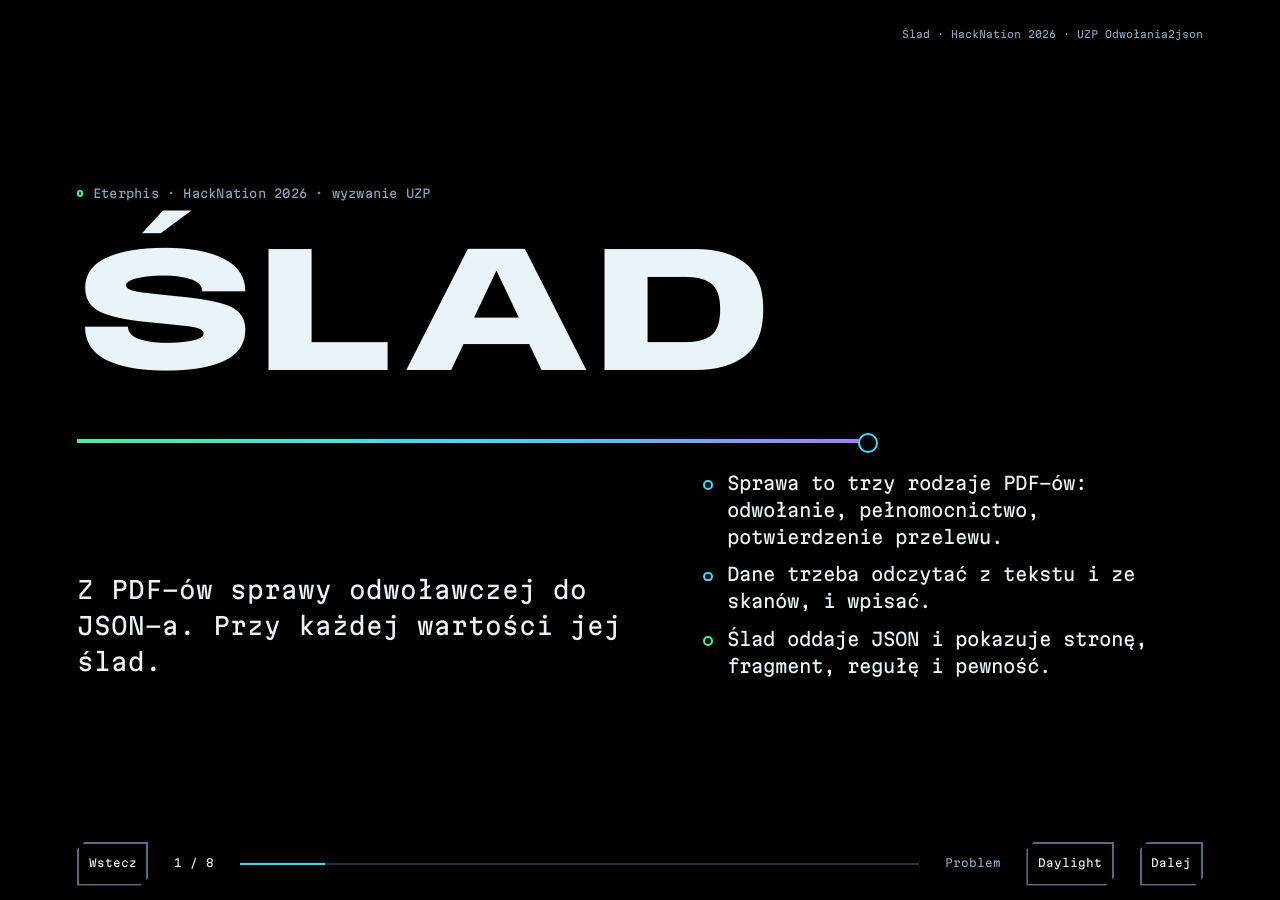
<file: .house/pitch/slides.html>
<!doctype html>
<html lang="pl" data-theme="dark">
<head>
<meta charset="utf-8">
<meta name="viewport" content="width=device-width, initial-scale=1">
<title>Ślad: pitch, HackNation 2026</title>
<!-- Fonty Anybody i Martian Mono (SIL OFL) z repozytorium; bez nich działają zapasowe kroje systemowe. Reszta pliku jest samodzielna. -->
<link rel="stylesheet" href="../../web/static/coldtrace/fonts.css">
<style>
:root, [data-theme="dark"] {
  --ct-ground: #000000; --ct-panel: #000000; --ct-ink: #EAF3F7; --ct-ink-2: #86A9BD;
  --ct-line: #4E6E84; --ct-rule: #1E3546; --ct-well: #081624; --ct-sock: #1F3A4E;
  --ct-key: #EAF3F7; --ct-key-ink: #000000;
  --ct-live: #3DF5A0; --ct-signal: #38DDFF; --ct-arc: #A47BFF; --ct-fault: #FF8A3D;
}
[data-theme="light"] {
  --ct-ground: #D6E5EE; --ct-panel: #F7FBFD; --ct-ink: #000000; --ct-ink-2: #3B5263;
  --ct-line: #5A7689; --ct-rule: #A9C0CE; --ct-well: #BCD2DF; --ct-sock: #7FA6BF;
  --ct-key: #000000; --ct-key-ink: #F7FBFD;
  --ct-live: #00916A; --ct-signal: #0077AA; --ct-arc: #6A3FE0; --ct-fault: #A0400A;
}
* { box-sizing: border-box; margin: 0; padding: 0; border-radius: 0; }
html, body { height: 100%; overflow: hidden; background: var(--ct-ground); color: var(--ct-ink); }
body { font-family: 'Martian Mono', ui-monospace, Consolas, monospace; font-size: clamp(16px, 1.55vw, 30px); line-height: 1.5; }
.wide { font-family: 'Anybody', 'Arial Black', Arial, sans-serif; font-stretch: 140%; font-weight: 800; }

/* ----- slides ----- */
.deck { position: fixed; inset: 0; }
.slide { position: absolute; inset: 0; display: none; padding: 5vh 6vw 9vh; flex-direction: column; gap: 3vh; }
.slide.is-on { display: flex; }
.slide.is-on > * { animation: arrive 200ms cubic-bezier(.16, 1, .3, 1) both; }
@keyframes arrive { from { opacity: 0; transform: translateY(12px); } to { opacity: 1; transform: none; } }
@media (prefers-reduced-motion: reduce) { .slide.is-on > * { animation: none; } }

.kicker { color: var(--ct-ink-2); font-size: .6em; letter-spacing: .02em; display: flex; align-items: center; gap: .8em; }
.kicker .t { color: var(--ct-ink-2); }
h1, h2 { font-family: 'Anybody', 'Arial Black', Arial, sans-serif; font-stretch: 140%; font-weight: 800; line-height: 1.02; letter-spacing: 0; }
h1 { font-size: clamp(64px, 14vw, 280px); text-transform: uppercase; }
h2 { font-size: clamp(34px, 4.6vw, 96px); }
.bus { height: 4px; width: 100%; max-width: 62vw; position: relative; background: linear-gradient(90deg, var(--ct-live), var(--ct-signal), var(--ct-arc)); }
.bus::after { content: ""; position: absolute; right: -8px; top: -6px; width: 16px; height: 16px; border: 2px solid var(--ct-signal); border-radius: 50%; background: var(--ct-ground); }
.lead { font-size: 1.2em; max-width: 34em; }
.sub { color: var(--ct-ink-2); max-width: 40em; }

/* via: the only circle */
.v { display: inline-block; width: .55em; height: .55em; border: 2px solid var(--ct-signal); border-radius: 50%; flex: none; }
.v--live { border-color: var(--ct-live); } .v--arc { border-color: var(--ct-arc); } .v--fault { border-color: var(--ct-fault); }

/* chamfered frame: top-left and bottom-right cut at 45deg */
.frame { --c: 14px; position: relative; background: var(--ct-line); padding: 2px;
  clip-path: polygon(var(--c) 0, 100% 0, 100% calc(100% - var(--c)), calc(100% - var(--c)) 100%, 0 100%, 0 var(--c)); }
.frame > .in { background: var(--ct-panel); height: 100%; padding: 2.2vh 1.8vw;
  clip-path: polygon(calc(var(--c) - 1px) 0, 100% 0, 100% calc(100% - var(--c) + 1px), calc(100% - var(--c) + 1px) 100%, 0 100%, 0 calc(var(--c) - 1px)); }
.frame--sig { background: var(--ct-signal); }
.frame--well > .in { background: var(--ct-well); }

.grid { display: grid; gap: 2vw; }
.g2 { grid-template-columns: 1fr 1fr; } .g3 { grid-template-columns: repeat(3, 1fr); }
.fit { flex: 1; min-height: 0; align-content: start; }
.card h3 { font-family: 'Anybody', Arial, sans-serif; font-stretch: 130%; font-weight: 800; font-size: 1.15em; margin-bottom: .5em; display: flex; align-items: center; gap: .6em; line-height: 1.15; }
.card p, .card li { color: var(--ct-ink); font-size: .85em; }
.card ul { list-style: none; display: grid; gap: .5em; }
.card li { display: flex; gap: .7em; align-items: baseline; }
.card li::before { content: ""; width: .45em; height: .45em; flex: none; border: 2px solid var(--ct-signal); border-radius: 50%; transform: translateY(-.05em); }
code, .mono { font-family: 'Martian Mono', ui-monospace, Consolas, monospace; font-size: .92em; }
.hint { color: var(--ct-ink-2); font-size: .6em; }
.big { font-family: 'Anybody', Arial, sans-serif; font-stretch: 150%; font-weight: 900; font-size: clamp(34px, 5.4vw, 112px); line-height: 1; font-variant-numeric: tabular-nums; }
.fault { color: var(--ct-fault); }

/* steps */
.steps { list-style: none; counter-reset: s; display: grid; gap: 1.6vh; }
.steps li { counter-increment: s; display: flex; gap: 1em; align-items: baseline; font-size: .95em; }
.steps li::before { content: counter(s); font-family: 'Anybody', Arial, sans-serif; font-stretch: 140%; font-weight: 800; min-width: 1.6em; padding: .05em .3em; border: 2px solid var(--ct-signal); text-align: center;
  clip-path: polygon(6px 0, 100% 0, 100% calc(100% - 6px), calc(100% - 6px) 100%, 0 100%, 0 6px); }

/* quality traces */
.traces { display: grid; gap: 4vh; align-content: center; }
.tr { display: grid; grid-template-columns: 14em 1fr auto; align-items: center; gap: 1.4vw; }
.tr .name { font-size: 1.05em; }
.tr .name small { display: block; color: var(--ct-ink-2); font-size: .72em; }
.tr .rail { position: relative; height: 4px; background: var(--ct-rule); }
.tr .fill { position: absolute; left: 0; top: 0; height: 4px; width: 0; background: var(--ct-live); transition: width 480ms cubic-bezier(.16, 1, .3, 1); }
.tr .fill::after { content: ""; position: absolute; right: -9px; top: -7px; width: 18px; height: 18px; border: 2px solid var(--ct-live); border-radius: 50%; background: var(--ct-ground); }
.tr .rail.arc .fill, .tr .rail.arc .fill::after { background: var(--ct-arc); border-color: var(--ct-arc); }
.tr .rail.arc .fill::after { background: var(--ct-ground); }
.tr .num { font-family: 'Anybody', Arial, sans-serif; font-stretch: 150%; font-weight: 900; font-size: 2.1em; text-align: right; font-variant-numeric: tabular-nums; }

/* diagram */
svg.diag { width: 100%; height: auto; max-height: 34vh; display: block; }
svg.diag .e { fill: none; stroke: var(--ct-line); stroke-width: 2; }
svg.diag .e.live { stroke: var(--ct-live); stroke-width: 3; }
svg.diag .box { fill: var(--ct-panel); stroke: var(--ct-ink); stroke-width: 2; }
svg.diag .box.well { fill: var(--ct-well); stroke: var(--ct-line); }
svg.diag .via { fill: var(--ct-ground); stroke: var(--ct-signal); stroke-width: 3; }
svg.diag text { fill: var(--ct-ink); font-family: 'Martian Mono', ui-monospace, Consolas, monospace; font-size: 17px; }
svg.diag text.h { font-family: 'Anybody', Arial, sans-serif; font-stretch: 130%; font-weight: 800; font-size: 21px; }
svg.diag text.s { fill: var(--ct-ink-2); font-size: 14px; }

/* chrome */
.hud { position: fixed; left: 0; right: 0; bottom: 0; display: flex; align-items: center; gap: 2vw; padding: 1.6vh 6vw; color: var(--ct-ink-2); font-size: .55em; z-index: 5; }
.hud .pos { font-variant-numeric: tabular-nums; color: var(--ct-ink); }
.hud .trk { flex: 1; height: 2px; background: var(--ct-rule); position: relative; }
.hud .trk i { position: absolute; left: 0; top: 0; height: 2px; background: var(--ct-signal); width: 0; transition: width 220ms cubic-bezier(.16, 1, .3, 1); }
.hud button { font: inherit; color: var(--ct-ink); background: transparent; border: 2px solid var(--ct-line); padding: .35em .9em; cursor: pointer; min-height: 44px;
  clip-path: polygon(8px 0, 100% 0, 100% calc(100% - 8px), calc(100% - 8px) 100%, 0 100%, 0 8px); }
.hud button:hover, .hud button:focus-visible { border-color: var(--ct-signal); outline: none; }
.src { position: fixed; right: 6vw; top: 3vh; color: var(--ct-ink-2); font-size: .5em; z-index: 5; }

/* hero slide */
.s1 { justify-content: center; }
.s1 .row { display: grid; grid-template-columns: 1.15fr 1fr; gap: 4vw; align-items: end; }
.s1 ul { list-style: none; display: grid; gap: 1.2vh; font-size: .9em; }
.s1 li { display: flex; gap: .8em; align-items: baseline; }

@media print { html, body { overflow: visible; height: auto; } .slide { display: flex !important; position: relative; height: 100vh; page-break-after: always; } .hud, .src { display: none; } }
@media (max-width: 800px) { .g2, .g3, .s1 .row { grid-template-columns: 1fr; } .tr { grid-template-columns: 1fr; } .slide { overflow-y: auto; } }
</style>
</head>
<body>
<div class="src" aria-hidden="true">Ślad · HackNation 2026 · UZP Odwołania2json</div>

<main class="deck" id="deck">

<!-- 1. Problem -->
<section class="slide s1" data-title="Problem">
  <div class="kicker"><span class="v v--live"></span><span>Eterphis · HackNation 2026 · wyzwanie UZP</span></div>
  <h1>Ślad</h1>
  <div class="bus"></div>
  <div class="row">
    <p class="lead">Z PDF-ów sprawy odwoławczej do JSON-a. Przy każdej wartości jej ślad.</p>
    <ul class="mono">
      <li><span class="v"></span><span>Sprawa to trzy rodzaje PDF-ów: odwołanie, pełnomocnictwo, potwierdzenie przelewu.</span></li>
      <li><span class="v"></span><span>Dane trzeba odczytać z tekstu i ze skanów, i wpisać.</span></li>
      <li><span class="v v--live"></span><span>Ślad oddaje JSON i pokazuje stronę, fragment, regułę i pewność.</span></li>
    </ul>
  </div>
</section>

<!-- 2. Demo A -->
<section class="slide" data-title="Demo: sprawa">
  <div class="kicker"><span class="v"></span><span>Na żywo · część A</span></div>
  <h2>Sprawa przyklad_07 i dokument spoza klas</h2>
  <div class="bus"></div>
  <div class="grid g2 fit">
    <div class="frame card"><div class="in">
      <h3><span class="v v--live"></span>Wgrywamy</h3>
      <ul>
        <li>odwołanie, pełnomocnictwo, potwierdzenie przelewu</li>
        <li>czwarty plik: ogłoszenie TED, spoza klas</li>
        <li>klasa tylko po treści, nazwa pliku nic nie znaczy</li>
      </ul>
    </div></div>
    <div class="frame card"><div class="in">
      <h3><span class="v v--live"></span>Patrzymy na</h3>
      <ul>
        <li>trzy rozpoznane klasy z punktacją</li>
        <li>jeden dokument odrzucony: <code>{}</code></li>
        <li>tabela dowodów: strona, fragment, reguła, pewność</li>
        <li>spójność sprawy: NIP, numer postępowania</li>
      </ul>
    </div></div>
  </div>
  <p class="hint">Przełącz na przeglądarkę: http://127.0.0.1:8000 · Plan B: docs/screenshots</p>
</section>

<!-- 3. Demo B -->
<section class="slide" data-title="Demo: nowa klasa">
  <div class="kicker"><span class="v"></span><span>Na żywo · część B</span></div>
  <h2>Nowa klasa dokumentu, bez programowania</h2>
  <div class="bus"></div>
  <ol class="steps fit">
    <li><span>Klasy dokumentów, <b>Nowa klasa z szablonu</b>, nazwa: <code>wezwanie</code></span></li>
    <li><span><b>Sprawdź</b>: błąd wskazuje linię pliku i ścieżkę</span></li>
    <li><span><b>Wypróbuj na PDF</b>: rozpoznanie i pola z dowodem, bez zapisu</span></li>
    <li><span><b>Zapisz</b>: <code>recipes/wezwanie.yaml</code></span></li>
    <li><span>Linia poleceń używa nowej klasy, bez restartu</span></li>
  </ol>
  <p class="hint">Zero linii kodu w Pythonie. W silniku nie ma nazw klas (sprawdza to test).</p>
</section>

<!-- 4. How it works -->
<section class="slide" data-title="Jak działa">
  <div class="kicker"><span class="v"></span><span>Architektura</span></div>
  <h2>Reguły w YAML-u, każda wartość ze śladem</h2>
  <div class="bus"></div>
  <svg class="diag" viewBox="0 0 1200 250" role="img" aria-label="Przepływ: PDF, odczyt (tekst lub OCR), klasyfikacja po treści, ekstrakcja z receptur, JSON i dowody">
    <!-- traces -->
    <path class="e live" d="M130 95 H200"/><path class="e live" d="M390 95 H450"/><path class="e live" d="M640 95 H700"/>
    <path class="e live" d="M890 95 H940"/>
    <path class="e" d="M550 180 V135"/><path class="e" d="M800 180 V135"/>
    <!-- boxes (chamfered via polygon) -->
    <polygon class="box" points="26,55 130,55 130,135 16,135 16,65"/>
    <text class="h" x="36" y="90">PDF</text><text class="s" x="36" y="116">sprawa</text>
    <polygon class="box" points="210,55 390,55 390,135 200,135 200,65"/>
    <text class="h" x="220" y="86">Odczyt</text><text class="s" x="220" y="108">warstwa tekstu</text><text class="s" x="220" y="126">albo OCR</text>
    <polygon class="box" points="460,55 640,55 640,135 450,135 450,65"/>
    <text class="h" x="470" y="86">Klasa</text><text class="s" x="470" y="108">po treści,</text><text class="s" x="470" y="126">albo odrzucenie</text>
    <polygon class="box" points="710,55 890,55 890,135 700,135 700,65"/>
    <text class="h" x="720" y="86">Ekstrakcja</text><text class="s" x="720" y="108">strategie</text><text class="s" x="720" y="126">z receptur</text>
    <polygon class="box" points="950,25 1170,25 1170,135 940,135 940,35"/>
    <text class="h" x="960" y="60">JSON</text><text class="s" x="960" y="86">+ dowody:</text><text class="s" x="960" y="106">strona, fragment,</text><text class="s" x="960" y="126">reguła, pewność</text>
    <polygon class="box well" points="510,180 840,180 840,235 500,235 500,190"/>
    <text class="h" x="522" y="205">recipes/*.yaml</text><text class="s" x="522" y="224">jedyna konfiguracja klas i pól</text>
    <circle class="via" cx="130" cy="95" r="5"/><circle class="via" cx="200" cy="95" r="5"/><circle class="via" cx="390" cy="95" r="5"/>
    <circle class="via" cx="450" cy="95" r="5"/><circle class="via" cx="640" cy="95" r="5"/><circle class="via" cx="700" cy="95" r="5"/>
    <circle class="via" cx="890" cy="95" r="5"/><circle class="via" cx="940" cy="95" r="5"/>
    <circle class="via" cx="550" cy="135" r="5"/><circle class="via" cx="800" cy="135" r="5"/>
  </svg>
  <div class="grid g3">
    <div class="frame card"><div class="in"><h3><span class="v v--live"></span>Bez LLM domyślnie</h3><p>Deterministyczne reguły, lokalnie, CPU, 16 GB, bez GPU.</p></div></div>
    <div class="frame card"><div class="in"><h3><span class="v"></span>Skany</h3><p>OCR (RapidOCR, ONNX). Strona to słowa z ramkami: ten sam kontrakt dla tekstu i skanu.</p></div></div>
    <div class="frame card"><div class="in"><h3><span class="v v--arc"></span>Opcjonalny LLM</h3><p>Qwen3-1.7B lokalnie. Wartość przyjęta tylko z cytatem, który jest w tekście strony.</p></div></div>
  </div>
</section>

<!-- 5. Quality -->
<section class="slide" data-title="Jakość">
  <div class="kicker"><span class="v"></span><span>Jakość ekstrakcji · dokładne F1 na polach</span></div>
  <h2>30 skanów UZP: F1 <span class="mono" data-n="skany">0,9854</span></h2>
  <div class="bus"></div>
  <div class="traces fit">
    <div class="tr"><div class="name">30 skanów UZP<small>główna miara, najbliżej prawdziwego testu</small></div><div class="rail"><div class="fill" data-w="skany"></div></div><div class="num" data-n="skany">0,9854</div></div>
    <div class="tr"><div class="name">przykłady 41-60<small>odłożone, pełnomocnictwa częściowo oglądane</small></div><div class="rail arc"><div class="fill" data-w="heldout"></div></div><div class="num" data-n="heldout">1,000</div></div>
    <div class="tr"><div class="name">przykłady 01-40<small>strojenie reguł</small></div><div class="rail arc"><div class="fill" data-w="dev"></div></div><div class="num" data-n="dev">1,000</div></div>
    <div class="tr"><div class="name">12 negatywów<small>odrzucone: dostają <code>{}</code></small></div><div class="rail"><div class="fill" data-w="neg"></div></div><div class="num" data-n="negatywne">12/12</div></div>
  </div>
  <p class="hint">Skany wg klas: odwołania <span data-n="skany_odw">0,9943</span> · pełnomocnictwa <span data-n="skany_pel">0,9677</span> · przelewy <span data-n="skany_prz">0,9815</span>. Znamy pomyłki i mamy je spisane.</p>
</section>

<!-- 6. Extensibility, components -->
<section class="slide" data-title="Rozbudowa i komponenty">
  <div class="kicker"><span class="v"></span><span>Elastyczność · komponenty zewnętrzne</span></div>
  <h2>Nowa klasa to jeden plik YAML</h2>
  <div class="bus"></div>
  <div class="grid g2 fit">
    <div class="frame card"><div class="in">
      <h3><span class="v v--live"></span>Rozbudowa</h3>
      <ul>
        <li>receptura: sygnały klasyfikacji, pola, strategie, normalizatory, walidatory</li>
        <li>edytor w interfejsie, bez restartu</li>
        <li>to samo narzędzie dla innych pism: baza pod uniwersalny PDF do danych</li>
        <li>docs: architektura, dodawanie klasy, profile</li>
      </ul>
    </div></div>
    <div class="frame card"><div class="in">
      <h3><span class="v"></span>Komponenty (licencje)</h3>
      <ul>
        <li>pdfplumber MIT · pypdfium2 Apache-2.0/BSD</li>
        <li>RapidOCR + PP-OCR Apache-2.0 · ONNX Runtime MIT</li>
        <li>FastAPI MIT · fonty Anybody, Martian Mono OFL</li>
        <li>opcja: Qwen3-1.7B Apache-2.0 · llama.cpp MIT</li>
        <li class="fault">odrzucone: PyMuPDF, Ghostscript (AGPL), spaCy pl (GPL)</li>
      </ul>
    </div></div>
  </div>
  <p class="hint">Pełna lista: docs/EXTERNAL_COMPONENTS.md</p>
</section>

<!-- 7. Ask -->
<section class="slide" data-title="Prośba">
  <div class="kicker"><span class="v"></span><span>Prośba</span></div>
  <h2>Czego chcemy od UZP</h2>
  <div class="bus"></div>
  <ol class="steps fit">
    <li><span>Prawdziwe skany, na których Ślad zawiedzie: każdy to nowa reguła w YAML-u</span></li>
    <li><span>Baza pod pilotaż: kod, Docker Compose, dokumentacja, dodawanie klas</span></li>
    <li><span>Następny typ pisma ze spraw: pokażemy, ile zajmuje dodanie</span></li>
  </ol>
  <div class="frame frame--sig card" style="max-width: 46em"><div class="in">
    <p class="mono">Repozytorium: <b>github.com/Eterphis/slad</b></p>
    <p class="hint">Ślad: każda wartość ma swój ślad.</p>
  </div></div>
</section>

<!-- 8. Backup -->
<section class="slide" data-title="Zapas: pomyłki">
  <div class="kicker"><span class="v v--fault"></span><span>Zapas na pytania · znane pomyłki</span></div>
  <h2>Co jeszcze nie działa</h2>
  <div class="bus"></div>
  <div class="grid g2 fit">
    <div class="frame card"><div class="in">
      <h3><span class="v v--fault"></span>Skany</h3>
      <ul>
        <li>linie zgubione przez OCR (prześwit druku z drugiej strony): druga próba OCR po oczyszczeniu obrazu, +23% czasu</li>
        <li>konsorcjum: nie czytamy podpisującego drugiego członka</li>
        <li>mocodawca jako osoba prowadząca działalność</li>
      </ul>
    </div></div>
    <div class="frame card"><div class="in">
      <h3><span class="v v--arc"></span>Decyzje i granice</h3>
      <ul>
        <li>układ dwukolumnowy nagłówka: porządkujemy etykietę i zawiniętą nazwę na poziomie układu strony</li>
        <li>41-60: pełnomocnictwa częściowo oglądane przy strojeniu</li>
        <li>LLM opt-in: 1-3 min na wywołanie na CPU, zysk bliski zera</li>
        <li>interfejs lokalny, bez uwierzytelniania</li>
      </ul>
    </div></div>
  </div>
</section>

</main>

<nav class="hud" aria-label="Nawigacja po slajdach">
  <button id="prev" type="button" aria-label="Poprzedni slajd">Wstecz</button>
  <span class="pos" id="pos" aria-live="polite">1 / 1</span>
  <span class="trk" aria-hidden="true"><i id="bar"></i></span>
  <span id="ttl"></span>
  <button id="theme" type="button" aria-pressed="false">Daylight</button>
  <button id="next" type="button" aria-label="Następny slajd">Dalej</button>
</nav>

<script>
/* ===== Liczby do podmiany (jedno miejsce). Liczby z gwiazdką z pitch/script.md. ===== */
var NUMS = {
  skany: "0,9854",        // * dokładne F1, 30 skanów UZP
  skany_odw: "0,9943",    // *
  skany_pel: "0,9677",    // *
  skany_prz: "0,9815",    // *
  heldout: "1,000",       // * przykłady 41-60
  dev: "1,000",           // * przykłady 01-40
  negatywne: "12/12",     // * odrzucone negatywy
  neg_frac: 1             // ułamek 12/12 do narysowania linii (odrzucone / wszystkie)
};
/* ===================================================================================== */

(function () {
  var slides = Array.prototype.slice.call(document.querySelectorAll(".slide"));
  var i = 0;
  var pos = document.getElementById("pos"), bar = document.getElementById("bar"), ttl = document.getElementById("ttl");

  function num(s) { return parseFloat(String(s).replace(",", ".")); }
  function fill() {
    document.querySelectorAll("[data-n]").forEach(function (e) { var k = e.getAttribute("data-n"); if (NUMS[k] != null) e.textContent = NUMS[k]; });
    document.querySelectorAll("[data-w]").forEach(function (e) {
      var k = e.getAttribute("data-w"), v = k === "neg" ? NUMS.neg_frac : num(NUMS[k]);
      e.setAttribute("data-v", Math.max(0, Math.min(1, v)));
    });
  }
  function grow() {
    document.querySelectorAll(".slide.is-on [data-w]").forEach(function (e) { e.style.width = "0"; void e.offsetWidth; e.style.width = (parseFloat(e.getAttribute("data-v")) * 100) + "%"; });
  }
  function go(n) {
    i = Math.max(0, Math.min(slides.length - 1, n));
    slides.forEach(function (s, k) { s.classList.toggle("is-on", k === i); });
    pos.textContent = (i + 1) + " / " + slides.length;
    bar.style.width = ((i + 1) / slides.length * 100) + "%";
    ttl.textContent = slides[i].getAttribute("data-title") || "";
    try { history.replaceState(null, "", "#" + (i + 1)); } catch (e) {}
    grow();
  }
  function setTheme(t) {
    document.documentElement.setAttribute("data-theme", t);
    document.getElementById("theme").setAttribute("aria-pressed", String(t === "light"));
    try { localStorage.setItem("slad-theme", t); } catch (e) {}
  }
  document.addEventListener("keydown", function (e) {
    if (e.ctrlKey || e.metaKey || e.altKey) return;
    var k = e.key;
    if (k === "ArrowRight" || k === "ArrowDown" || k === "PageDown" || k === " " || k === "Enter") { go(i + 1); e.preventDefault(); }
    else if (k === "ArrowLeft" || k === "ArrowUp" || k === "PageUp" || k === "Backspace") { go(i - 1); e.preventDefault(); }
    else if (k === "Home") { go(0); e.preventDefault(); }
    else if (k === "End") { go(slides.length - 1); e.preventDefault(); }
    else if (k === "t" || k === "T") { setTheme(document.documentElement.getAttribute("data-theme") === "light" ? "dark" : "light"); }
    else if (/^[1-9]$/.test(k)) { go(parseInt(k, 10) - 1); }
  });
  document.getElementById("prev").addEventListener("click", function () { go(i - 1); this.blur(); });
  document.getElementById("next").addEventListener("click", function () { go(i + 1); this.blur(); });
  document.getElementById("theme").addEventListener("click", function () { setTheme(document.documentElement.getAttribute("data-theme") === "light" ? "dark" : "light"); this.blur(); });
  var x0 = null;
  document.addEventListener("touchstart", function (e) { x0 = e.touches[0].clientX; }, { passive: true });
  document.addEventListener("touchend", function (e) { if (x0 == null) return; var dx = e.changedTouches[0].clientX - x0; if (Math.abs(dx) > 60) go(i + (dx < 0 ? 1 : -1)); x0 = null; }, { passive: true });

  try { var t = localStorage.getItem("slad-theme"); if (t === "light" || t === "dark") setTheme(t); } catch (e) {}
  fill();
  var h = parseInt((location.hash || "").slice(1), 10);
  go(isNaN(h) ? 0 : h - 1);
})();
</script>
</body>
</html>
</file>
<file: web/static/coldtrace/fonts.css>
/* Self-hosted Anybody and Martian Mono (SIL OFL 1.1), fetched from Google Fonts, latin + latin-ext (covers Polish). */
/* latin-ext */
@font-face {
  font-family: 'Anybody';
  font-style: normal;
  font-weight: 100 900;
  font-stretch: 50% 150%;
  font-display: swap;
  src: url(fonts/anybody-latin-ext.woff2) format('woff2');
  unicode-range: U+0100-02BA, U+02BD-02C5, U+02C7-02CC, U+02CE-02D7, U+02DD-02FF, U+0304, U+0308, U+0329, U+1D00-1DBF, U+1E00-1E9F, U+1EF2-1EFF, U+2020, U+20A0-20AB, U+20AD-20C4, U+2113, U+2C60-2C7F, U+A720-A7FF;
}
/* latin */
@font-face {
  font-family: 'Anybody';
  font-style: normal;
  font-weight: 100 900;
  font-stretch: 50% 150%;
  font-display: swap;
  src: url(fonts/anybody-latin.woff2) format('woff2');
  unicode-range: U+0000-00FF, U+0131, U+0152-0153, U+02BB-02BC, U+02C6, U+02DA, U+02DC, U+0304, U+0308, U+0329, U+2000-206F, U+20AC, U+2122, U+2191, U+2193, U+2212, U+2215, U+FEFF, U+FFFD;
}
/* latin-ext */
@font-face {
  font-family: 'Martian Mono';
  font-style: normal;
  font-weight: 100 800;
  font-stretch: 75% 112.5%;
  font-display: swap;
  src: url(fonts/martian-mono-latin-ext.woff2) format('woff2');
  unicode-range: U+0100-02BA, U+02BD-02C5, U+02C7-02CC, U+02CE-02D7, U+02DD-02FF, U+0304, U+0308, U+0329, U+1D00-1DBF, U+1E00-1E9F, U+1EF2-1EFF, U+2020, U+20A0-20AB, U+20AD-20C4, U+2113, U+2C60-2C7F, U+A720-A7FF;
}
/* latin */
@font-face {
  font-family: 'Martian Mono';
  font-style: normal;
  font-weight: 100 800;
  font-stretch: 75% 112.5%;
  font-display: swap;
  src: url(fonts/martian-mono-latin.woff2) format('woff2');
  unicode-range: U+0000-00FF, U+0131, U+0152-0153, U+02BB-02BC, U+02C6, U+02DA, U+02DC, U+0304, U+0308, U+0329, U+2000-206F, U+20AC, U+2122, U+2191, U+2193, U+2212, U+2215, U+FEFF, U+FFFD;
}
</file>
